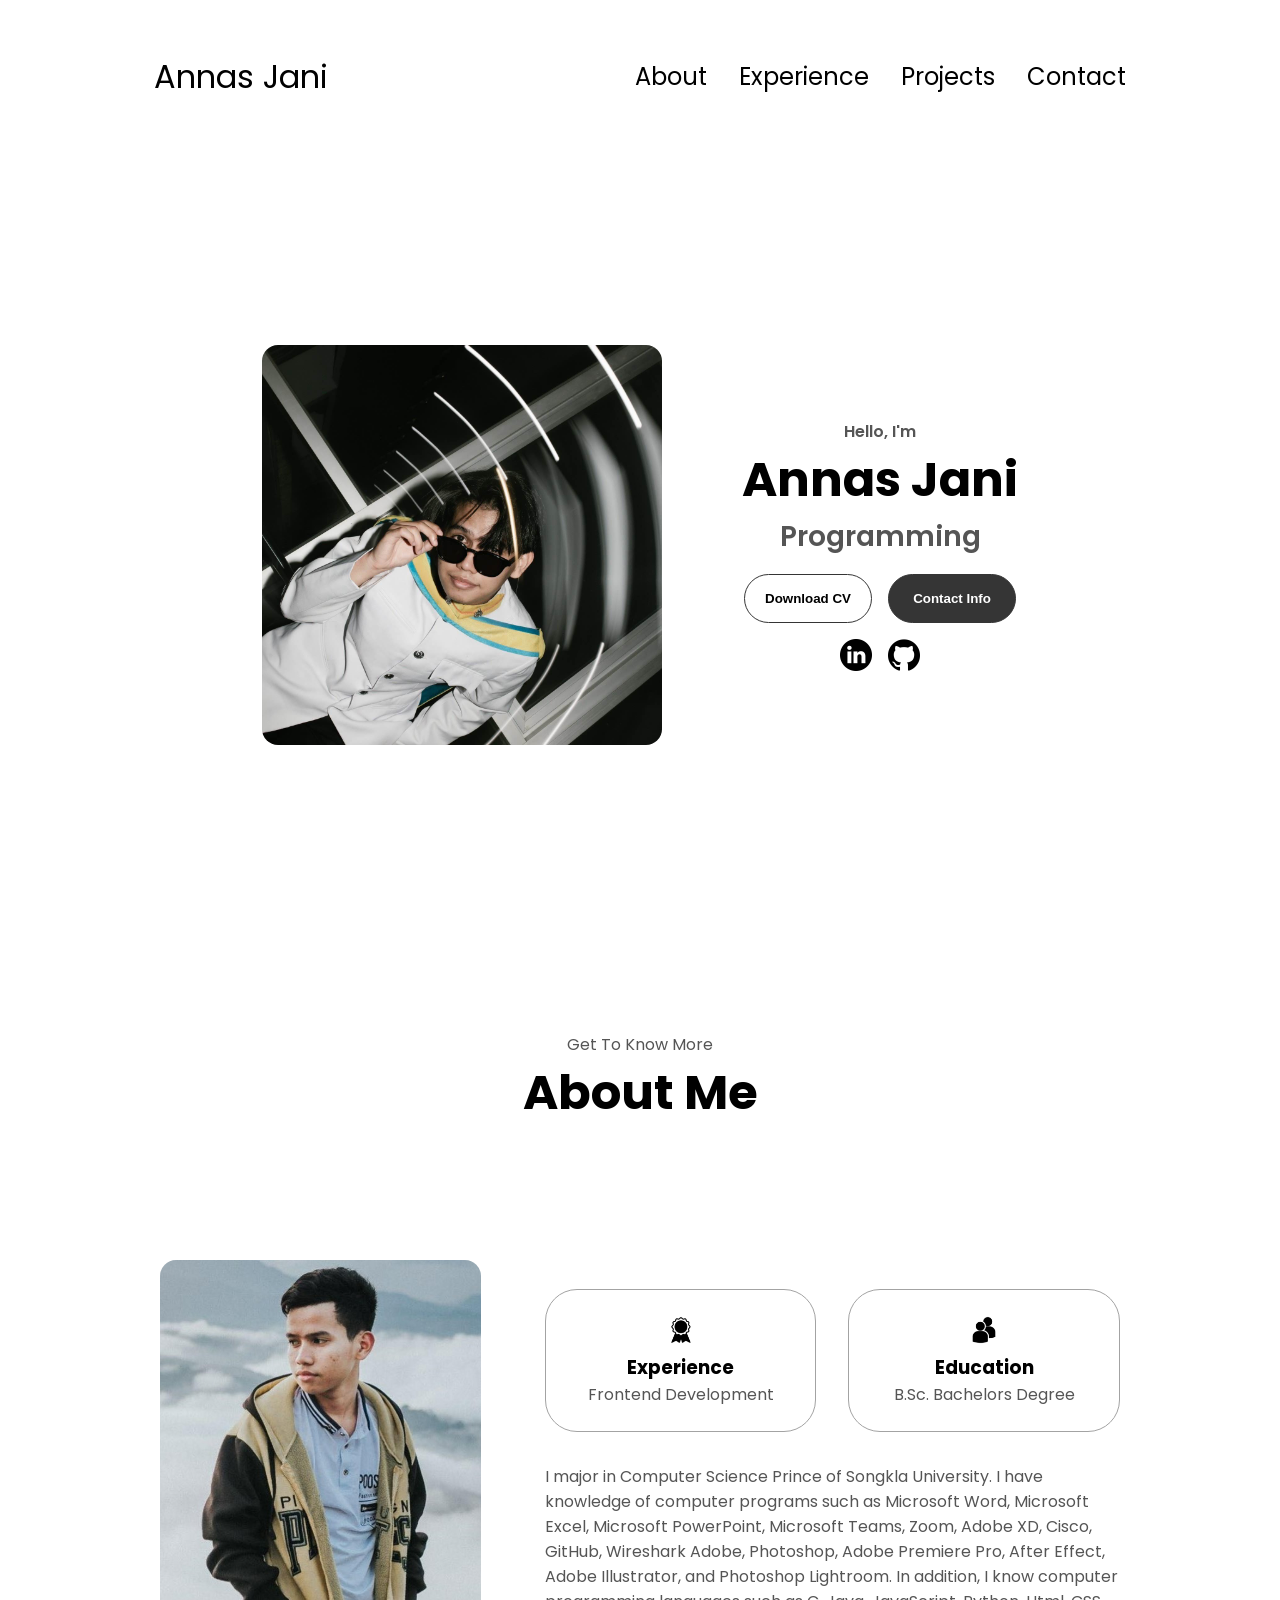
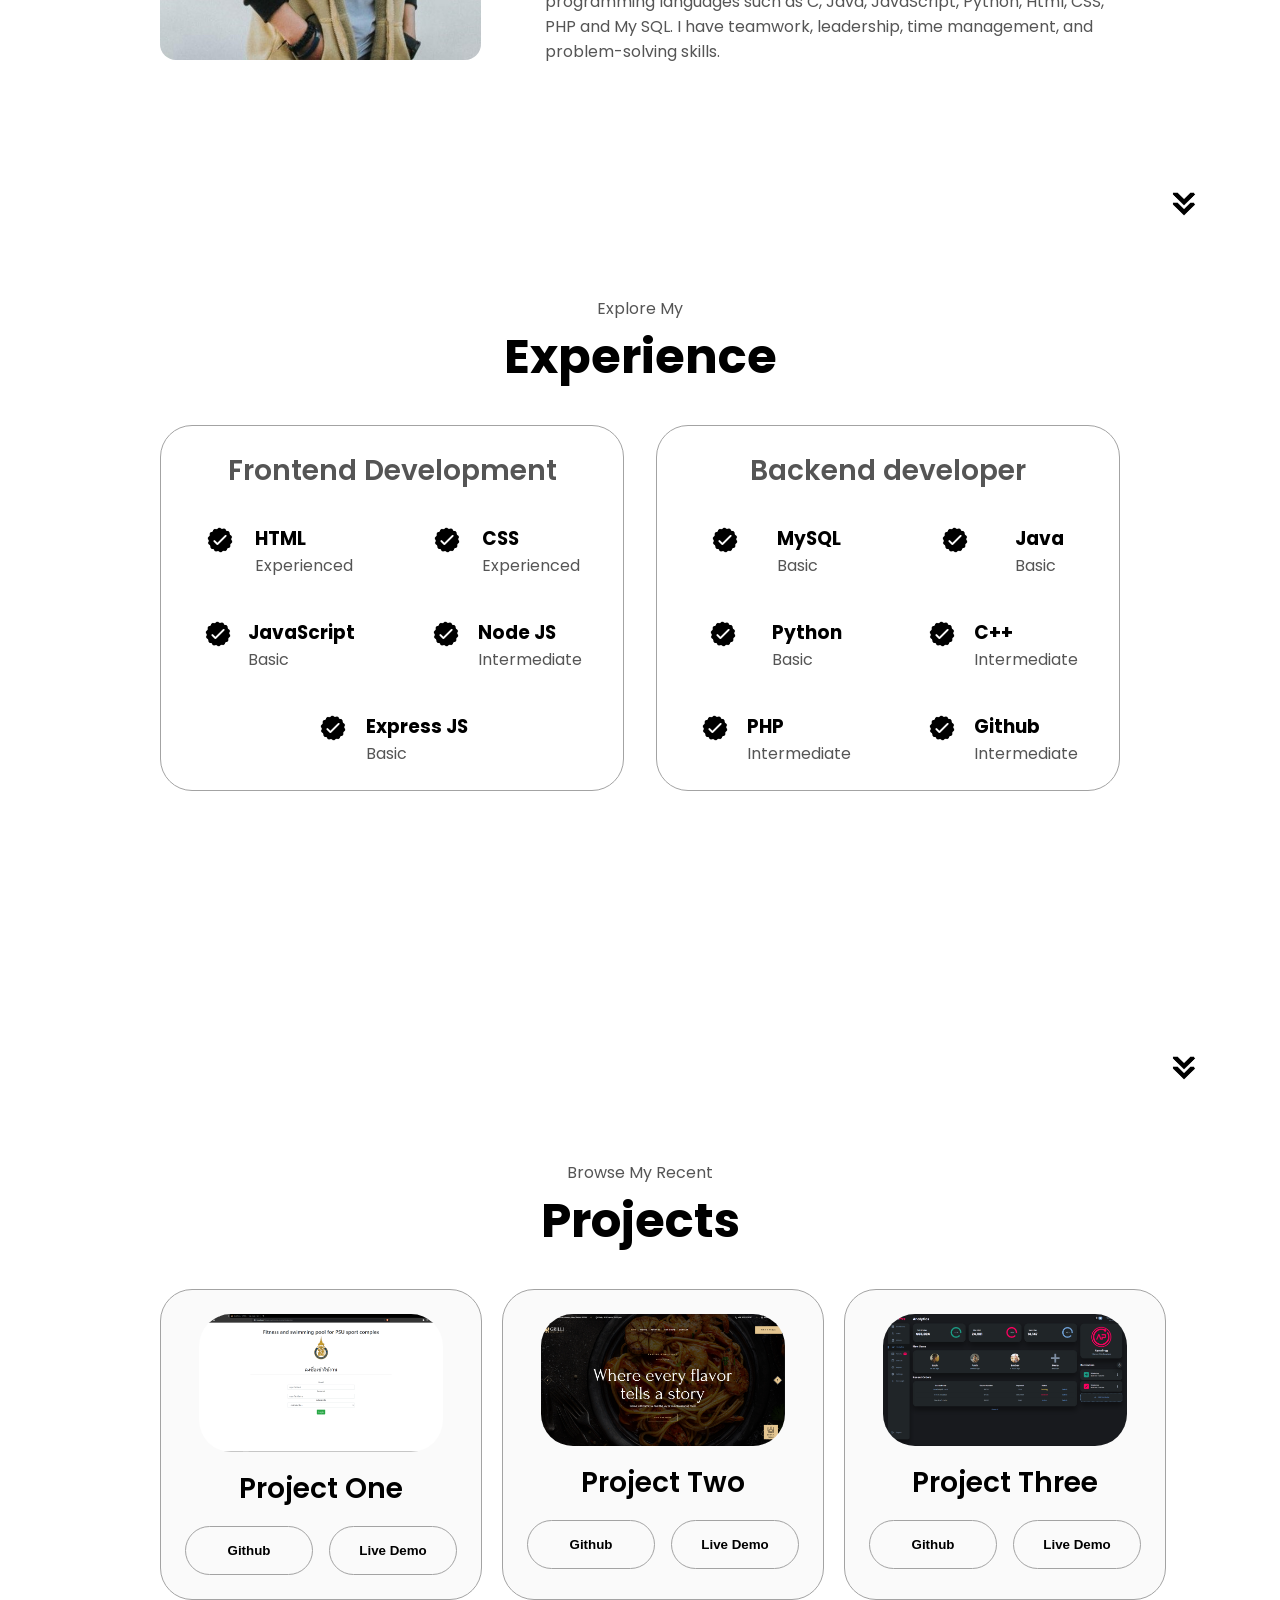
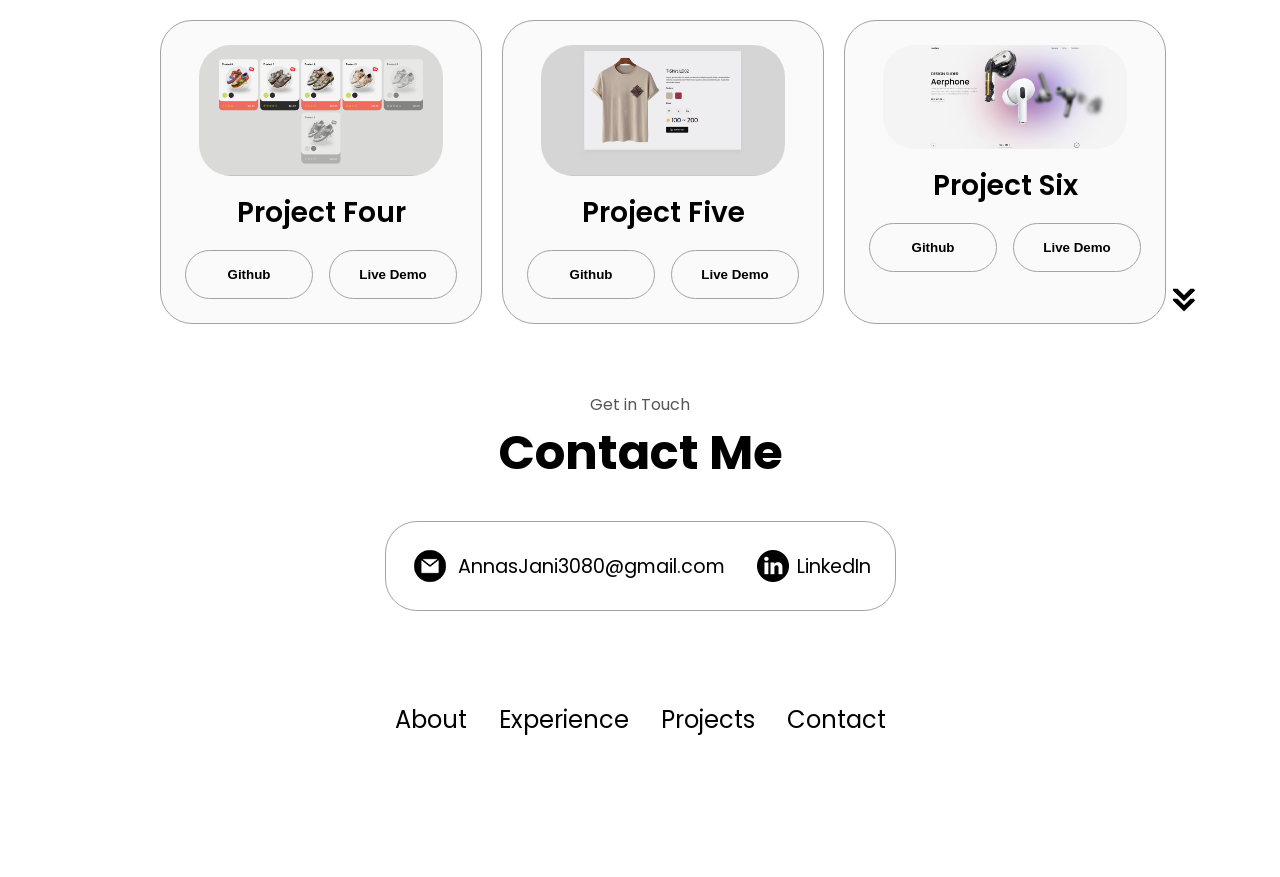
<file: index.html>
<!doctype html>
<html lang="en">
  <head>
    <meta charset="UTF-8" />
    <meta http-equiv="X-UA-Compatible" content="IE=edge" />
    <meta name="viewport" content="width=device-width, initial-scale=1.0" />
    <title>My Portfolio</title>
    <link rel="stylesheet" href="style.css" />
    <link rel="stylesheet" href="mediaqueries.css" />
  </head>
  <body>
    <nav id="desktop-nav">
      <div class="logo">Annas Jani</div>
      <div>
        <ul class="nav-links">
          <li><a href="#about">About</a></li>
          <li><a href="#experience">Experience</a></li>
          <li><a href="#projects">Projects</a></li>
          <li><a href="#contact">Contact</a></li>
        </ul>
      </div>
    </nav>
    <nav id="hamburger-nav">
      <div class="logo">Annas Jani</div>
      <div class="hamburger-menu">
        <div class="hamburger-icon" onclick="toggleMenu()">
          <span></span>
          <span></span>
          <span></span>
        </div>
        <div class="menu-links">
          <li><a href="#about" onclick="toggleMenu()">About</a></li>
          <li><a href="#experience" onclick="toggleMenu()">Experience</a></li>
          <li><a href="#projects" onclick="toggleMenu()">Projects</a></li>
          <li><a href="#contact" onclick="toggleMenu()">Contact</a></li>
        </div>
      </div>
    </nav>
    <section id="profile">
      <div class="section__pic-container">
        <img
          src="./assets/IMG_0393.jpg"
          alt="Annas Jani profile picture"
          class="about-pic"
        />
      </div>
      <div class="section__text">
        <p class="section__text__p1">Hello, I'm</p>
        <h1 class="title">Annas Jani</h1>
        <p class="section__text__p2">Programming</p>
        <div class="btn-container">
          <button
            class="btn btn-color-2"
            onclick="window.open('./assets/resume.pdf')"
          >
            Download CV
          </button>
          <button
            class="btn btn-color-1"
            onclick="location.href = './#contact'"
          >
            Contact Info
          </button>
        </div>
        <div id="socials-container">
          <img
            src="./assets/linkedin.png"
            alt="My LinkedIn profile"
            class="icon"
            onclick="location.href = 'https://linkedin.com/'"
          />
          <img
            src="./assets/github.png"
            alt="My Github profile"
            class="icon"
            onclick="location.href = 'https://github.com/'"
          />
        </div>
      </div>
    </section>
    <section id="about">
      <p class="section__text__p1">Get To Know More</p>
      <h1 class="title">About Me</h1>
      <div class="section-container">
        <div class="section__pic-container">
          <img
            src="./assets/about-pic.jpg"
            alt="Profile picture"
            class="about-pic"
          />
        </div>
        <div class="about-details-container">
          <div class="about-containers">
            <div class="details-container">
              <img
                src="./assets/experience.png"
                alt="Experience icon"
                class="icon"
              />
              <h3>Experience</h3>
              <p>Frontend Development</p>
            </div>
            <div class="details-container">
              <img
                src="./assets/education.png"
                alt="Education icon"
                class="icon"
              />
              <h3>Education</h3>
              <p>B.Sc. Bachelors Degree</p>
            </div>
          </div>
          <div class="text-container">
            <p>
              I major in Computer Science Prince of Songkla University. I have
              knowledge of computer programs such as Microsoft Word, Microsoft
              Excel, Microsoft PowerPoint, Microsoft Teams, Zoom, Adobe XD,
              Cisco, GitHub, Wireshark Adobe, Photoshop, Adobe Premiere Pro,
              After Effect, Adobe Illustrator, and Photoshop Lightroom. In
              addition, I know computer programming languages such as C, Java,
              JavaScript, Python, Html, CSS, PHP and My SQL. I have teamwork,
              leadership, time management, and problem-solving skills.
            </p>
          </div>
        </div>
      </div>
      <img
        src="./assets/arrow.png"
        alt="Arrow icon"
        class="icon arrow"
        onclick="location.href = './#experience'"
      />
    </section>
    <section id="experience">
      <p class="section__text__p1">Explore My</p>
      <h1 class="title">Experience</h1>
      <div class="experience-details-container">
        <div class="about-containers">
          <div class="details-container">
            <h2 class="experience-sub-title">Frontend Development</h2>
            <div class="article-container">
              <article>
                <img
                  src="./assets/checkmark.png"
                  alt="Experience icon"
                  class="icon"
                />
                <div>
                  <h3>HTML</h3>
                  <p>Experienced</p>
                </div>
              </article>
              <article>
                <img
                  src="./assets/checkmark.png"
                  alt="Experience icon"
                  class="icon"
                />
                <div>
                  <h3>CSS</h3>
                  <p>Experienced</p>
                </div>
              </article>
              <article>
                <img
                  src="./assets/checkmark.png"
                  alt="Experience icon"
                  class="icon"
                />
                <div>
                  <h3>JavaScript</h3>
                  <p>Basic</p>
                </div>
              </article>
              <article>
                <img
                  src="./assets/checkmark.png"
                  alt="Experience icon"
                  class="icon"
                />
                <div>
                  <h3>Node JS</h3>
                  <p>Intermediate</p>
                </div>
              </article>
              <article>
                <img
                  src="./assets/checkmark.png"
                  alt="Experience icon"
                  class="icon"
                />
                <div>
                  <h3>Express JS</h3>
                  <p>Basic</p>
                </div>
              </article>
            </div>
          </div>
          <div class="details-container">
            <h2 class="experience-sub-title">Backend developer</h2>
            <div class="article-container">
              <article>
                <img
                  src="./assets/checkmark.png"
                  alt="Experience icon"
                  class="icon"
                />
                <div>
                  <h3>MySQL</h3>
                  <p>Basic</p>
                </div>
              </article>
              <article>
                <img
                  src="./assets/checkmark.png"
                  alt="Experience icon"
                  class="icon"
                />
                <div>
                  <h3>Java</h3>
                  <p>Basic</p>
                </div>
              </article>
              <article>
                <img
                  src="./assets/checkmark.png"
                  alt="Experience icon"
                  class="icon"
                />
                <div>
                  <h3>Python</h3>
                  <p>Basic</p>
                </div>
              </article>
              <article>
                <img
                  src="./assets/checkmark.png"
                  alt="Experience icon"
                  class="icon"
                />
                <div>
                  <h3>C++</h3>
                  <p>Intermediate</p>
                </div>
              </article>
              <article>
                <img
                  src="./assets/checkmark.png"
                  alt="Experience icon"
                  class="icon"
                />
                <div>
                  <h3>PHP</h3>
                  <p>Intermediate</p>
                </div>
              </article>
              <article>
                <img
                  src="./assets/checkmark.png"
                  alt="Experience icon"
                  class="icon"
                />
                <div>
                  <h3>Github</h3>
                  <p>Intermediate</p>
                </div>
              </article>
            </div>
          </div>
        </div>
      </div>
      <img
        src="./assets/arrow.png"
        alt="Arrow icon"
        class="icon arrow"
        onclick="location.href = './#projects'"
      />
    </section>
    <section id="projects">
      <p class="section__text__p1">Browse My Recent</p>
      <h1 class="title">Projects</h1>
      <div class="experience-details-container">
        <div class="about-containers">
          <div class="details-container color-container">
            <div class="article-container">
              <img
                src="./assets/unknown.png"
                alt="Project 1"
                class="project-img"
              />
            </div>
            <h2 class="experience-sub-title project-title">Project One</h2>
            <div class="btn-container">
              <button
                class="btn btn-color-2 project-btn"
                onclick="location.href = 'https://github.com/'"
              >
                Github
              </button>
              <button
                class="btn btn-color-2 project-btn"
                onclick="location.href = 'https://github.com/'"
              >
                Live Demo
              </button>
            </div>
          </div>
          <div class="details-container color-container">
            <div class="article-container">
              <img
                src="./assets/image.png"
                alt="Project 2"
                class="project-img"
              />
            </div>
            <h2 class="experience-sub-title project-title">Project Two</h2>
            <div class="btn-container">
              <button
                class="btn btn-color-2 project-btn"
                onclick="location.href = 'https://github.com/'"
              >
                Github
              </button>
              <button
                class="btn btn-color-2 project-btn"
                onclick="location.href = 'https://github.com/'"
              >
                Live Demo
              </button>
            </div>
          </div>
          <div class="details-container color-container">
            <div class="article-container">
              <img src="./assets/WW.png" alt="Project 3" class="project-img" />
            </div>
            <h2 class="experience-sub-title project-title">Project Three</h2>
            <div class="btn-container">
              <button
                class="btn btn-color-2 project-btn"
                onclick="location.href = 'https://github.com/'"
              >
                Github
              </button>
              <button
                class="btn btn-color-2 project-btn"
                onclick="location.href = 'https://github.com/'"
              >
                Live Demo
              </button>
            </div>
          </div>
          <div class="details-container color-container">
            <div class="article-container">
              <img src="./assets/zxc.png" alt="Project 3" class="project-img" />
            </div>
            <h2 class="experience-sub-title project-title">Project Four</h2>
            <div class="btn-container">
              <button
                class="btn btn-color-2 project-btn"
                onclick="location.href = 'https://github.com/'"
              >
                Github
              </button>
              <button
                class="btn btn-color-2 project-btn"
                onclick="location.href = 'https://github.com/'"
              >
                Live Demo
              </button>
            </div>
          </div>
          <div class="details-container color-container">
            <div class="article-container">
              <img src="./assets/cvb.png" alt="Project 3" class="project-img" />
            </div>
            <h2 class="experience-sub-title project-title">Project Five</h2>
            <div class="btn-container">
              <button
                class="btn btn-color-2 project-btn"
                onclick="location.href = 'https://github.com/'"
              >
                Github
              </button>
              <button
                class="btn btn-color-2 project-btn"
                onclick="location.href = 'https://github.com/'"
              >
                Live Demo
              </button>
            </div>
          </div>
          <div class="details-container color-container">
            <div class="article-container">
              <img src="./assets/asd.png" alt="Project 3" class="project-img" />
            </div>
            <h2 class="experience-sub-title project-title">Project Six</h2>
            <div class="btn-container">
              <button
                class="btn btn-color-2 project-btn"
                onclick="location.href = 'https://github.com/'"
              >
                Github
              </button>
              <button
                class="btn btn-color-2 project-btn"
                onclick="location.href = 'https://github.com/'"
              >
                Live Demo
              </button>
            </div>
          </div>
        </div>
      </div>
      <img
        src="./assets/arrow.png"
        alt="Arrow icon"
        class="icon arrow"
        onclick="location.href = './#contact'"
      />
    </section>
    <section id="contact">
      <p class="section__text__p1">Get in Touch</p>
      <h1 class="title">Contact Me</h1>
      <div class="contact-info-upper-container">
        <div class="contact-info-container">
          <img
            src="./assets/email.png"
            alt="Email icon"
            class="icon contact-icon email-icon"
          />
          <p>
            <a href="mailto:examplemail@gmail.com">AnnasJani3080@gmail.com</a>
          </p>
        </div>
        <div class="contact-info-container">
          <img
            src="./assets/linkedin.png"
            alt="LinkedIn icon"
            class="icon contact-icon"
          />
          <p><a href="https://www.linkedin.com">LinkedIn</a></p>
        </div>
      </div>
    </section>
    <footer>
      <nav>
        <div class="nav-links-container">
          <ul class="nav-links">
            <li><a href="#about">About</a></li>
            <li><a href="#experience">Experience</a></li>
            <li><a href="#projects">Projects</a></li>
            <li><a href="#contact">Contact</a></li>
          </ul>
        </div>
      </nav>
    </footer>
    <script src="script.js"></script>
  </body>
</html>
</file>
<file: style.css>
/* GENERAL */

@import url("https://fonts.googleapis.com/css2?family=Poppins:wght@300;400;500;600&display=swap");

* {
  margin: 0;
  padding: 0;
}

body {
  font-family: "Poppins", sans-serif;
}

html {
  scroll-behavior: smooth;
}

p {
  color: rgb(85, 85, 85);
}

/* TRANSITION */

a,
.btn {
  transition: all 300ms ease;
}

/* DESKTOP NAV */

nav,
.nav-links {
  display: flex;
}

nav {
  justify-content: space-around;
  align-items: center;
  height: 17vh;
}

.nav-links {
  gap: 2rem;
  list-style: none;
  font-size: 1.5rem;
}

a {
  color: black;
  text-decoration: none;
  text-decoration-color: white;
}

a:hover {
  color: grey;
  text-decoration: underline;
  text-underline-offset: 1rem;
  text-decoration-color: rgb(181, 181, 181);
}

.logo {
  font-size: 2rem;
}

.logo:hover {
  cursor: default;
}

/* HAMBURGER MENU */

#hamburger-nav {
  display: none;
}

.hamburger-menu {
  position: relative;
  display: inline-block;
}

.hamburger-icon {
  display: flex;
  flex-direction: column;
  justify-content: space-between;
  height: 24px;
  width: 30px;
  cursor: pointer;
}

.hamburger-icon span {
  width: 100%;
  height: 2px;
  background-color: black;
  transition: all 0.3 ease-in-out;
}

.menu-links {
  position: absolute;
  top: 100%;
  right: 0;
  background-color: white;
  width: fit-content;
  max-height: 0;
  overflow: hidden;
  transition: all 0.3 ease-in-out;
}

.menu-links a {
  display: block;
  padding: 10px;
  text-align: center;
  font-size: 1.5rem;
  color: black;
  text-decoration: none;
  transition: all 0.3 ease-in-out;
}

.menu-links li {
  list-style: none;
}

.menu-links.open {
  max-height: 300px;
}

.hamburger-icon.open span:first-child {
  transform: rotate(45deg) translate(10px, 5px);
}

.hamburger-icon.open span:nth-child(2) {
  opacity: 0;
}

.hamburger-icon.open span:last-child {
  transform: rotate(-45deg) translate(10px, -5px);
}

.hamburger-icon span:first-child {
  transform: none;
}

.hamburger-icon span:first-child {
  opacity: 1;
}

.hamburger-icon span:first-child {
  transform: none;
}

/* SECTIONS */

section {
  padding-top: 4vh;
  height: 96vh;
  margin: 0 10rem;
  box-sizing: border-box;
  min-height: fit-content;
}

.section-container {
  display: flex;
}

/* PROFILE SECTION */

#profile {
  display: flex;
  justify-content: center;
  gap: 5rem;
  height: 80vh;
}

.section__pic-container {
  display: flex;
  height: 400px;
  width: 400px;
  margin: auto 0;
}

.section__text {
  align-self: center;
  text-align: center;
}

.section__text p {
  font-weight: 600;
}

.section__text__p1 {
  text-align: center;
}

.section__text__p2 {
  font-size: 1.75rem;
  margin-bottom: 1rem;
}

.title {
  font-size: 3rem;
  text-align: center;
}

#socials-container {
  display: flex;
  justify-content: center;
  margin-top: 1rem;
  gap: 1rem;
}

/* ICONS */

.icon {
  cursor: pointer;
  height: 2rem;
}

/* BUTTONS */

.btn-container {
  display: flex;
  justify-content: center;
  gap: 1rem;
}

.btn {
  font-weight: 600;
  transition: all 300ms ease;
  padding: 1rem;
  width: 8rem;
  border-radius: 2rem;
}

.btn-color-1,
.btn-color-2 {
  border: rgb(53, 53, 53) 0.1rem solid;
}

.btn-color-1:hover,
.btn-color-2:hover {
  cursor: pointer;
}

.btn-color-1,
.btn-color-2:hover {
  background: rgb(53, 53, 53);
  color: white;
}

.btn-color-1:hover {
  background: rgb(0, 0, 0);
}

.btn-color-2 {
  background: none;
}

.btn-color-2:hover {
  border: rgb(255, 255, 255) 0.1rem solid;
}

.btn-container {
  gap: 1rem;
}

/* ABOUT SECTION */

#about {
  position: relative;
}

.about-containers {
  gap: 2rem;
  margin-bottom: 2rem;
  margin-top: 2rem;
}

.about-details-container {
  justify-content: center;
  flex-direction: column;
}

.about-containers,
.about-details-container {
  display: flex;
}

.about-pic {
  border-radius: 1rem;
}

.arrow {
  position: absolute;
  right: -5rem;
  bottom: 2.5rem;
}

.details-container {
  padding: 1.5rem;
  flex: 1;
  background: white;
  border-radius: 2rem;
  border: rgb(53, 53, 53) 0.1rem solid;
  border-color: rgb(163, 163, 163);
  text-align: center;
}

.section-container {
  gap: 4rem;
  height: 80%;
}

.section__pic-container {
  height: 400px;
  width: 400px;
  margin: auto 0;
}

/* EXPERIENCE SECTION */

#experience {
  position: relative;
}

.experience-sub-title {
  color: rgb(85, 85, 85);
  font-weight: 600;
  font-size: 1.75rem;
  margin-bottom: 2rem;
}

.experience-details-container {
  display: flex;
  justify-content: center;
  flex-direction: column;
}

.article-container {
  display: flex;
  text-align: initial;
  flex-wrap: wrap;
  flex-direction: row;
  gap: 2.5rem;
  justify-content: space-around;
}

article {
  display: flex;
  width: 10rem;
  justify-content: space-around;
  gap: 0.5rem;
}

article .icon {
  cursor: default;
}

/* PROJECTS SECTION */

#projects {
  position: relative;
}

.color-container {
  border-color: rgb(163, 163, 163);
  background: rgb(250, 250, 250);
}

.project-img {
  border-radius: 2rem;
  width: 90%;
  height: 90%;
}

.project-title {
  margin: 1rem;
  color: black;
}

.project-btn {
  color: black;
  border-color: rgb(163, 163, 163);
}

/* CONTACT */

#contact {
  display: flex;
  justify-content: center;
  flex-direction: column;
  height: 70vh;
}

.contact-info-upper-container {
  display: flex;
  justify-content: center;
  border-radius: 2rem;
  border: rgb(53, 53, 53) 0.1rem solid;
  border-color: rgb(163, 163, 163);
  background: (250, 250, 250);
  margin: 2rem auto;
  padding: 0.5rem;
}

.contact-info-container {
  display: flex;
  align-items: center;
  justify-content: center;
  gap: 0.5rem;
  margin: 1rem;
}

.contact-info-container p {
  font-size: larger;
}

.contact-icon {
  cursor: default;
}

.email-icon {
  height: 2.5rem;
}

/* FOOTER SECTION */

footer {
  height: 26vh;
  margin: 0 1rem;
}

footer p {
  text-align: center;
}
#projects .about-containers {
  display: grid;
  grid-template-columns: repeat(3, 1fr);
  gap: 20px;
}

/* Tablet */
@media (max-width: 768px) {
  #projects .about-containers {
    grid-template-columns: repeat(2, 1fr);
  }
}

/* Mobile */
@media (max-width: 480px) {
  #projects .about-containers {
    grid-template-columns: 1fr;
  }
}
</file>
<file: mediaqueries.css>
@media screen and (max-width: 1400px) {
  #profile {
    height: 83vh;
    margin-bottom: 6rem;
  }
  .about-containers {
    flex-wrap: wrap;
  }
  #contact,
  #projects {
    height: fit-content;
  }
}

@media screen and (max-width: 1200px) {
  #desktop-nav {
    display: none;
  }
  #hamburger-nav {
    display: flex;
  }
  #experience,
  .experience-details-container {
    margin-top: 2rem;
  }
  #profile,
  .section-container {
    display: block;
  }
  .arrow {
    display: none;
  }
  section,
  .section-container {
    height: fit-content;
  }
  section {
    margin: 0 5%;
  }
  .section__pic-container {
    width: 275px;
    height: 275px;
    margin: 0 auto 2rem;
  }
  .about-containers {
    margin-top: 0;
  }
}

@media screen and (max-width: 600px) {
  #contact,
  footer {
    height: 40vh;
  }
  #profile {
    height: 83vh;
    margin-bottom: 0;
  }
  article {
    font-size: 1rem;
  }
  footer nav {
    height: fit-content;
    margin-bottom: 2rem;
  }
  .about-containers,
  .contact-info-upper-container,
  .btn-container {
    flex-wrap: wrap;
  }
  .contact-info-container {
    margin: 0;
  }
  .contact-info-container p,
  .nav-links li a {
    font-size: 1rem;
  }
  .experience-sub-title {
    font-size: 1.25rem;
  }
  .logo {
    font-size: 1.5rem;
  }
  .nav-links {
    flex-direction: column;
    gap: 0.5rem;
    text-align: center;
  }
  .section__pic-container {
    width: auto;
    height: 46vw;
    justify-content: center;
  }
  .section__text__p2 {
    font-size: 1.25rem;
  }
  .title {
    font-size: 2rem;
  }
  .text-container {
    text-align: justify;
  }
}
</file>
